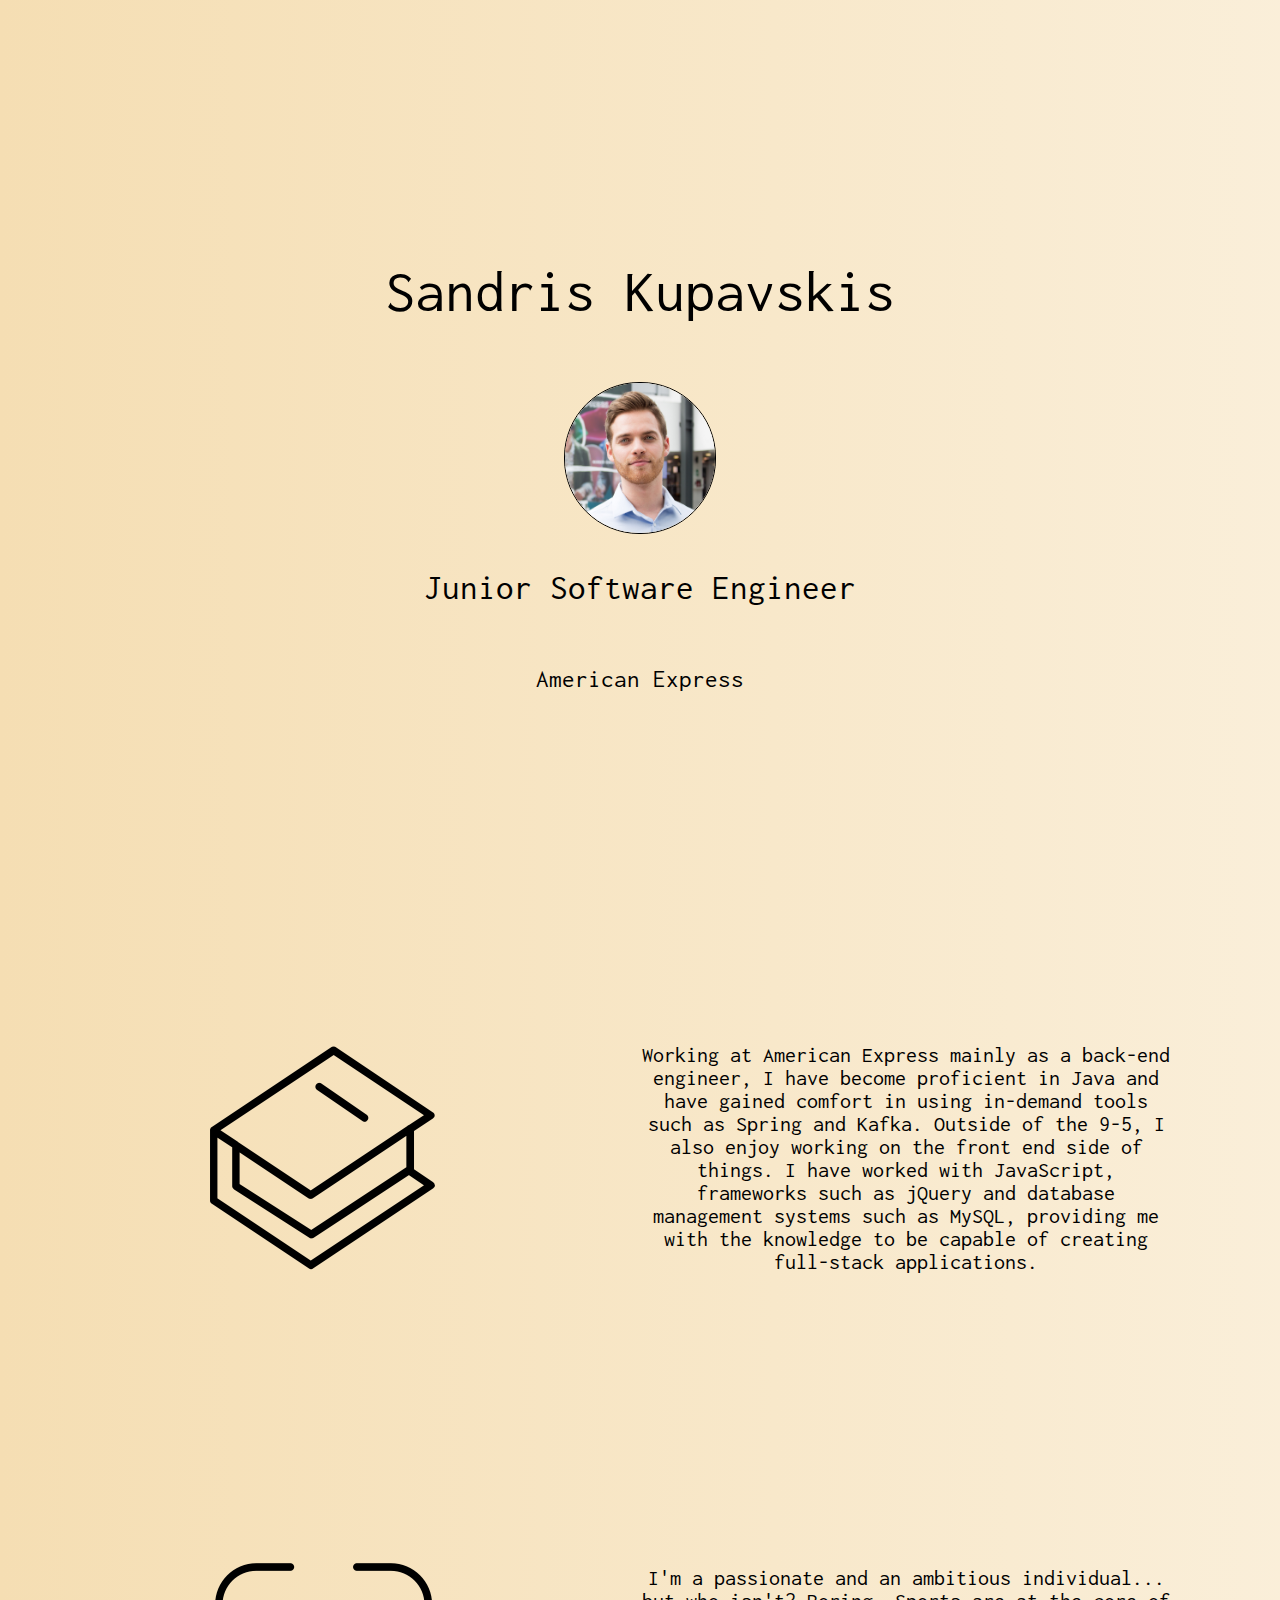
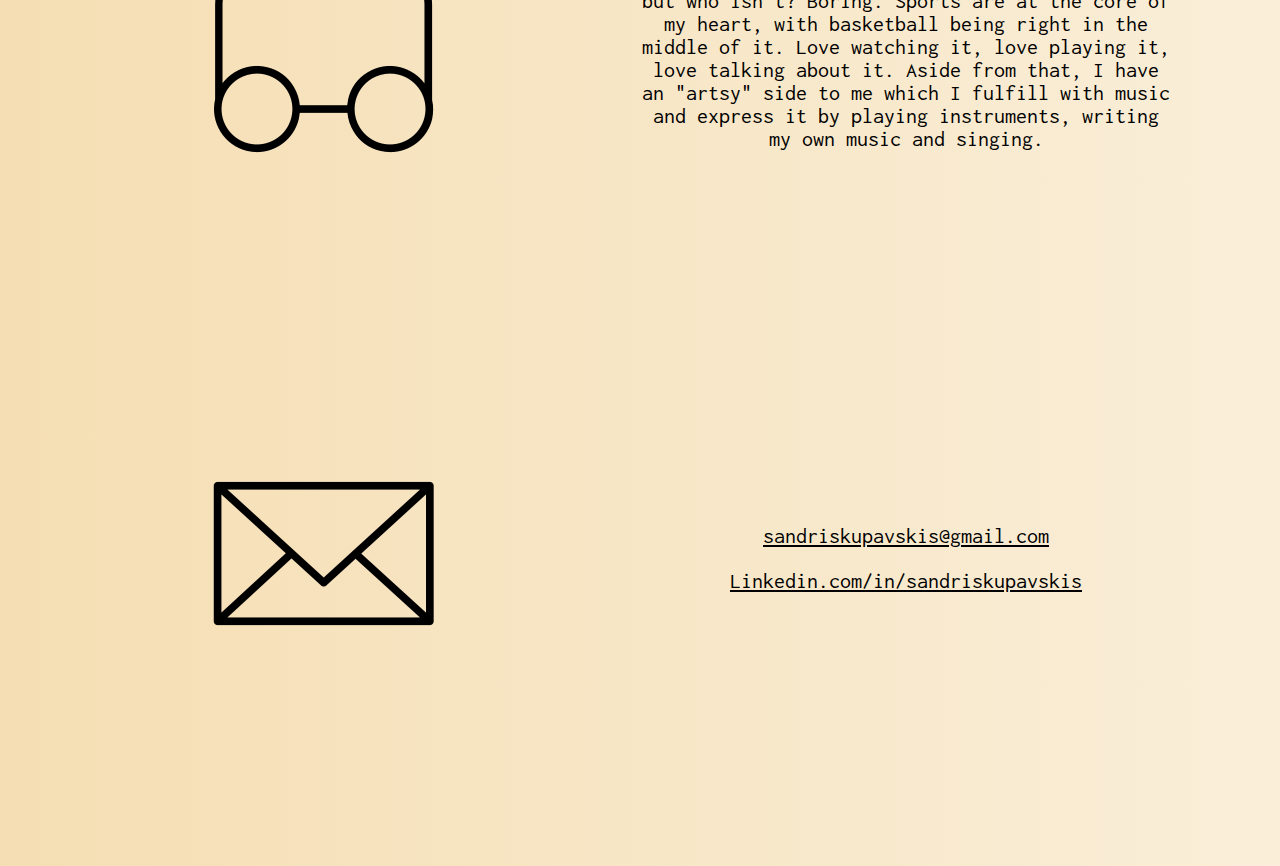
<file: index.html>
<!DOCTYPE html>
<html lang="en">
<head>
    <meta charset="UTF-8" name="viewport" content="width=device-width, initial-scale=1, minimum-scale=1">
    <meta name="description" content="Personal site of professional software engineer Sandris Kupavskis.">
    <title>Sandris Kupavskis</title>
    <link type="text/css" rel="stylesheet" href="src/stylesheet.css">
    <link href="https://fonts.googleapis.com/css?family=Open+Sans&display=swap" rel="stylesheet">
    <link href="https://fonts.googleapis.com/css?family=Inconsolata&display=swap" rel="stylesheet">
    <link rel="shortcut icon" href="src/favicon.ico" type="image/x-icon">
    <link rel="icon" href="src/favicon.ico" type="image/x-icon">
</head>
<body>
    <div class="header">
        <p id="name">Sandris Kupavskis</p>
        <img src="src/small%20headshot.jpg" alt="Picture">
        <p id="title">Junior Software Engineer</p>
        <p id="company">American Express</p>
    </div>
    <div class="grid-container main" id="top">
        <div class="grid-item left" id="knowledge">
            <img src="src/icons/knowledge.png" alt="image of a book">
        </div>
        <div class="grid-item right">
            <p>Working at American Express mainly as a back-end engineer, I have become proficient in Java and have gained comfort in using in-demand tools such as Spring and Kafka.
                Outside of the 9-5, I also enjoy working on the front end side of things. I have worked with JavaScript, frameworks such as jQuery and
                database management systems such as MySQL, providing me with the knowledge to be capable of creating full-stack applications.</p>
        </div>
        <div class="grid-item left" id="personality">
            <img src="src/icons/personality.png" alt="image of glasses">
        </div>
        <div class="grid-item right">
            <p>I'm a passionate and an ambitious individual... but who isn't? Boring. Sports are at the core of my heart, with basketball being right in the middle of it. Love watching it, love playing it, love talking about it.
                Aside from that, I have an "artsy" side to me which I fulfill with music and express it by playing instruments, writing my own music and singing.</p>
        </div>
        <div class="grid-item left" id="contact">
            <img src="src/icons/contact.png" alt="image of a letter">
        </div>
        <div class="grid-item right">
            <p><a href="mailto:sandriskupavskis@gmail.com" style="color: black">sandriskupavskis@gmail.com</a></p>
            <p><a href="http://www.linkedin.com/in/sandriskupavskis" style="color: black">Linkedin.com/in/sandriskupavskis</a></p>
        </div>
    </div>
</body>
</html>
</file>
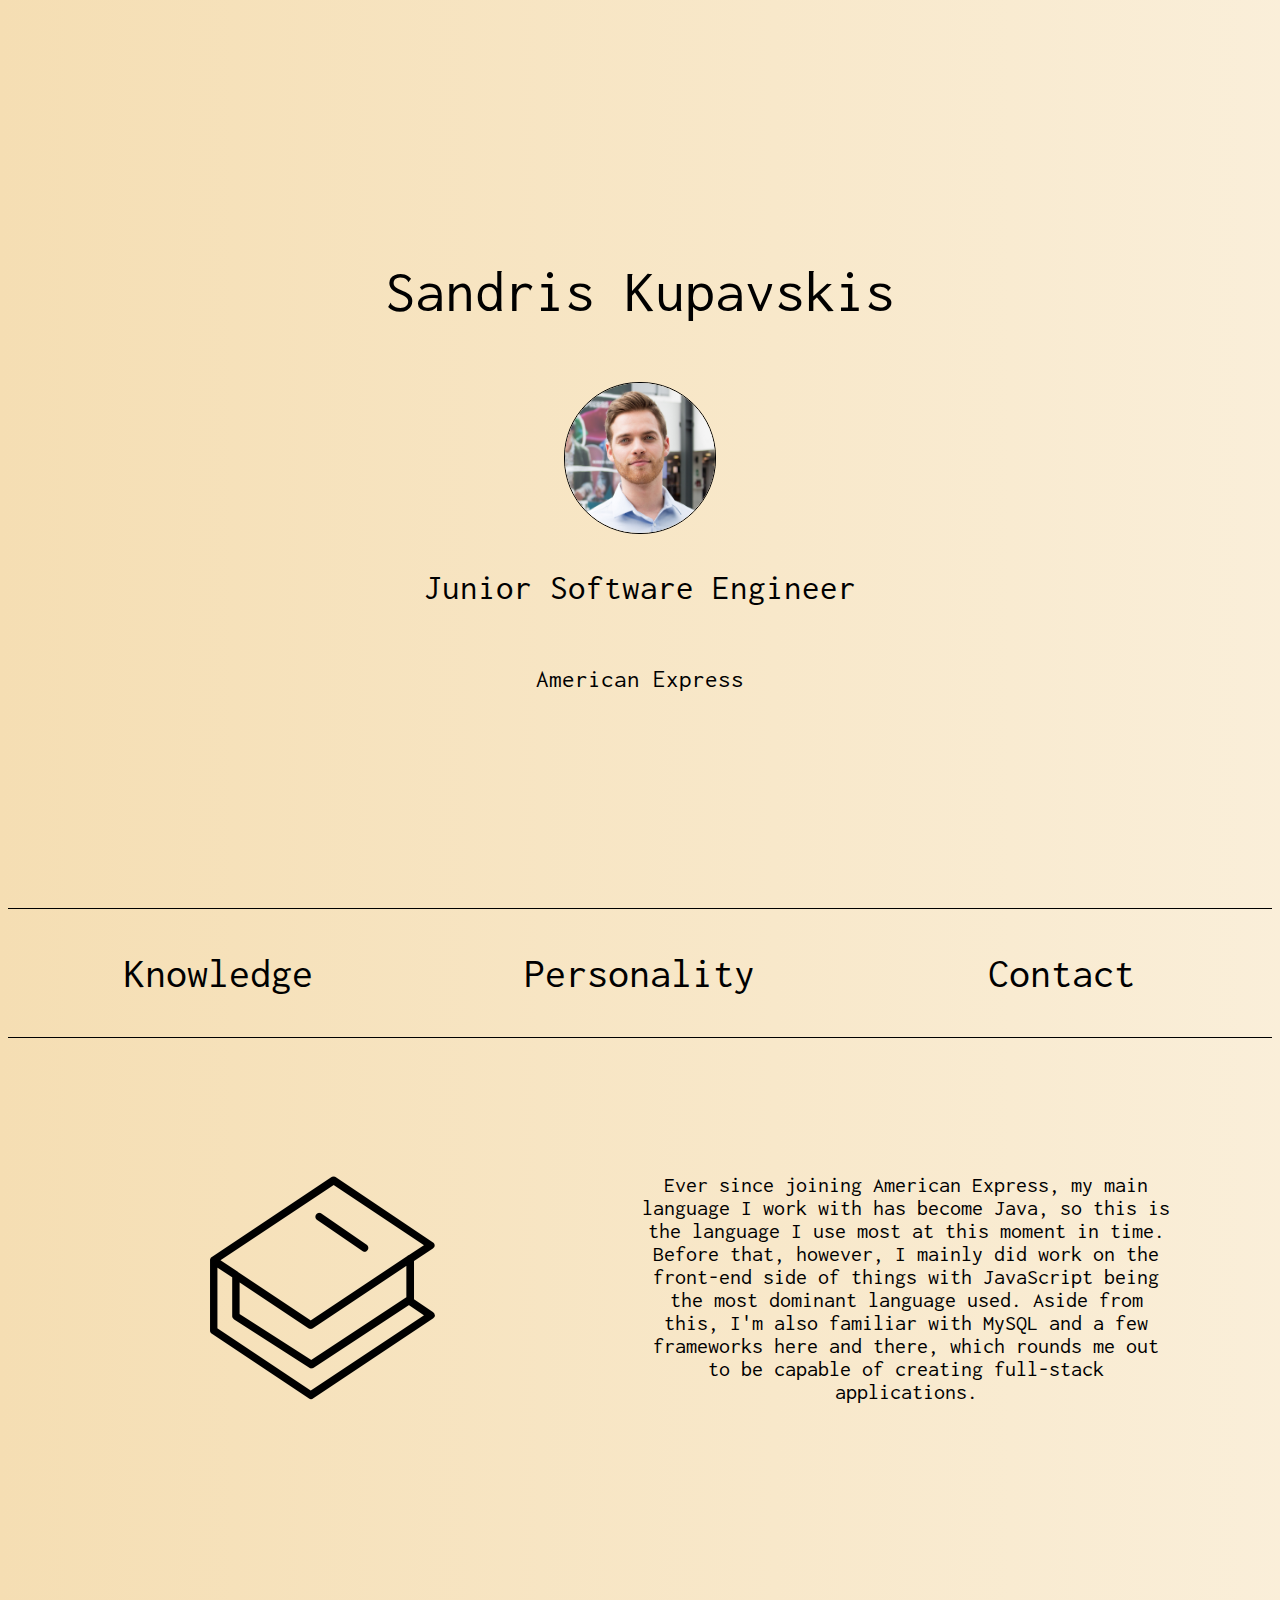
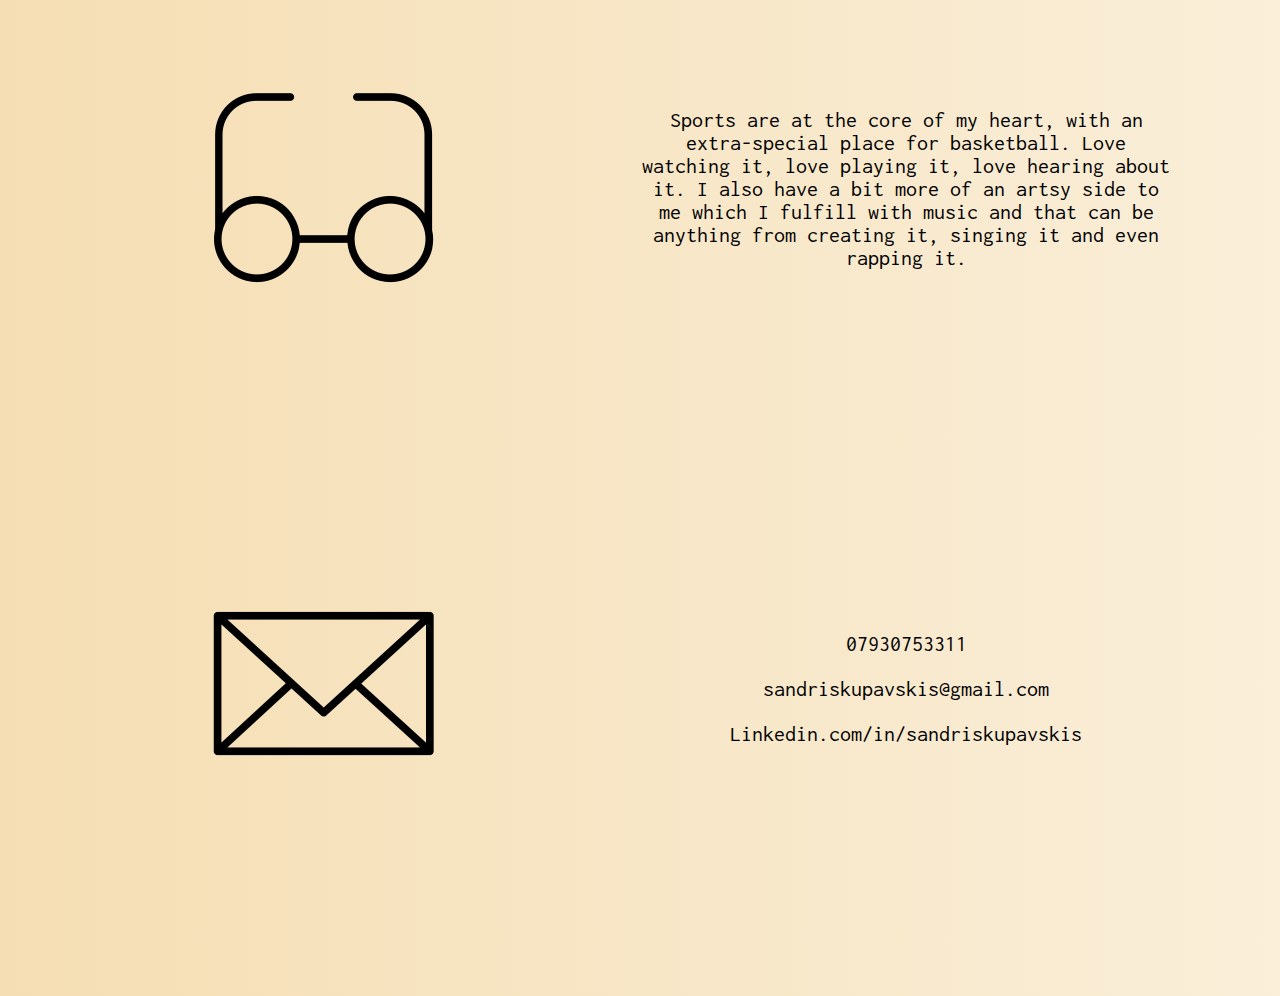
<file: src/index.html>
<!DOCTYPE html>
<html lang="en">
<head>
    <meta charset="UTF-8" name="viewport" content="width=device-width, initial-scale=1, minimum-scale=1">
    <title>Sandris's Website</title>
    <link type="text/css" rel="stylesheet" href="stylesheet.css">
    <link href="https://fonts.googleapis.com/css?family=Open+Sans&display=swap" rel="stylesheet">
    <link href="https://fonts.googleapis.com/css?family=Inconsolata&display=swap" rel="stylesheet">
</head>
<body>
    <div class="header">
        <p id="name">Sandris Kupavskis</p>
        <img src="small headshot.jpg" alt="Picture">
        <p id="title">Junior Software Engineer</p>
        <p id="company">American Express</p>
    </div>
    <div class="grid-container menu">
        <div class="grid-item">
            <a href="#top"><p>Knowledge</p></a>
        </div>
        <div class="grid-item">
            <a href="#personality"><p>Personality</p></a>
        </div>
        <div class="grid-item">
            <a href="#contact"><p>Contact</p></a>
        </div>
    </div>
    <div class="grid-container main" id="top">
        <div class="grid-item left" id="knowledge">
            <img src="icons/knowledge.png" alt="image of a book">
        </div>
        <div class="grid-item right">
            <p>Ever since joining American Express, my main language I work with has become Java, so this is the language I use most at this moment in time.
                Before that, however, I mainly did work on the front-end side of things with JavaScript being the most dominant language used. Aside from this, I'm also familiar
                with MySQL and a few frameworks here and there, which rounds me out to be capable of creating full-stack applications.</p>
        </div>
        <div class="grid-item left" id="personality">
            <img src="icons/personality.png" alt="image of glasses">
        </div>
        <div class="grid-item right">
            <p>Sports are at the core of my heart, with an extra-special place for basketball. Love watching it, love playing it, love hearing about it.
                I also have a bit more of an artsy side to me which I fulfill with music and that can be anything from creating it, singing it and even rapping it.</p>
        </div>
        <div class="grid-item left" id="contact">
            <img src="icons/contact.png" alt="image of a letter">
        </div>
        <div class="grid-item right">
            <p>07930753311</p>
            <p>sandriskupavskis@gmail.com</p>
            <p>Linkedin.com/in/sandriskupavskis</p>
        </div>
    </div>
    </div>
</body>
</html>
</file>
<file: src/stylesheet.css>
body {
    font-family: "Inconsolata", 'Open Sans', sans-serif;
    background: linear-gradient(to right, wheat, transparent 200%);
}

/*body hr {*/
/*    max-width: 100%;*/
/*    border-color: black;*/
/*}*/

.menu {
    display: grid;
    grid-template-columns: 1fr 1fr 1fr;
}

.menu .grid-item {
    font-size: 42px;
    border-top: 1px black solid;
    border-bottom: 1px black solid;
}

body .menu .grid-item a {
    text-decoration: none;
    color: black;
}

body .menu .grid-item a:hover {

}

body .menu .grid-item a:visited {
    text-decoration: none;
    color: black;
}

.main .right p {
    padding-right: 100px;
}

.main {
    display: grid;
    grid-template-columns: 1fr 1fr;
    padding-bottom: 50px;
    justify-items: center;
    align-items: center;
    grid-template-rows: 500px 500px 500px;
}

.grid-item {
    text-align: center;
    color: black;
    font-size: 22px;
}

.header {
    display: flex;
    flex-direction: column;
    justify-content: center;
    align-items: center;
    text-align: center;
    min-height: 100vh;
    color: black;
}

#name {
    font-size: 60px;
}

.header img {
    width: 150px;
    height: 150px;
    border-radius: 75px;
    border: 1px solid black;
}

#title {
    font-size: 35px;
}

#company {
    font-size: 25px;
}

#website-list {
    list-style-type: none;
    margin: 0;
    padding: 0;
}

#website-list a {
    color: black;
}

#website-list a:visited {
    color: black;
}

#fav-food-list {
    list-style-position: inside;
    margin: 0;
    padding: 0;
}

.bulk-text {
    max-width: 500px;
    margin: auto;
    width: auto;
}

.sub-title {
    font-size: 24px;
}

.main .grid-item {
    max-width: 650px;
}

@media (max-width: 900px) {
    body .main {
        grid-template-columns: 1fr;
        grid-template-rows: min-content;
        justify-content: center;
    }

    .main .right {
        padding-right: 30px;
        padding-left: 30px
    }

    .main .right p {
        padding-right: 0;
    }

    .right {
        padding-bottom: 100px;
    }

    body .menu {
        grid-template-columns: 1fr;
        border-top: 1px solid black;
    }

    .menu .grid-item {
        font-size: 42px;
        border-top: none;
        border-bottom: 1px black solid;
    }

    #name {
        padding-left: 20px;
        padding-right: 20px;
    }

    #title {
        padding-left: 20px;
        padding-right: 20px;
    }

}

@media (max-width: 364px) {
    body .main .grid-item {
        font-size: 16px;
    }
}

@media (min-width: 365px) and (max-width: 900px) {
    body .main .grid-item {
        font-size: 19px;
    }
}

@media (max-width: 425px) {
    #name {
        font-size: 42px;
    }

    #title {
        font-size: 25px;
    }

    #company {
        font-size: 18px;
    }
}
</file>
